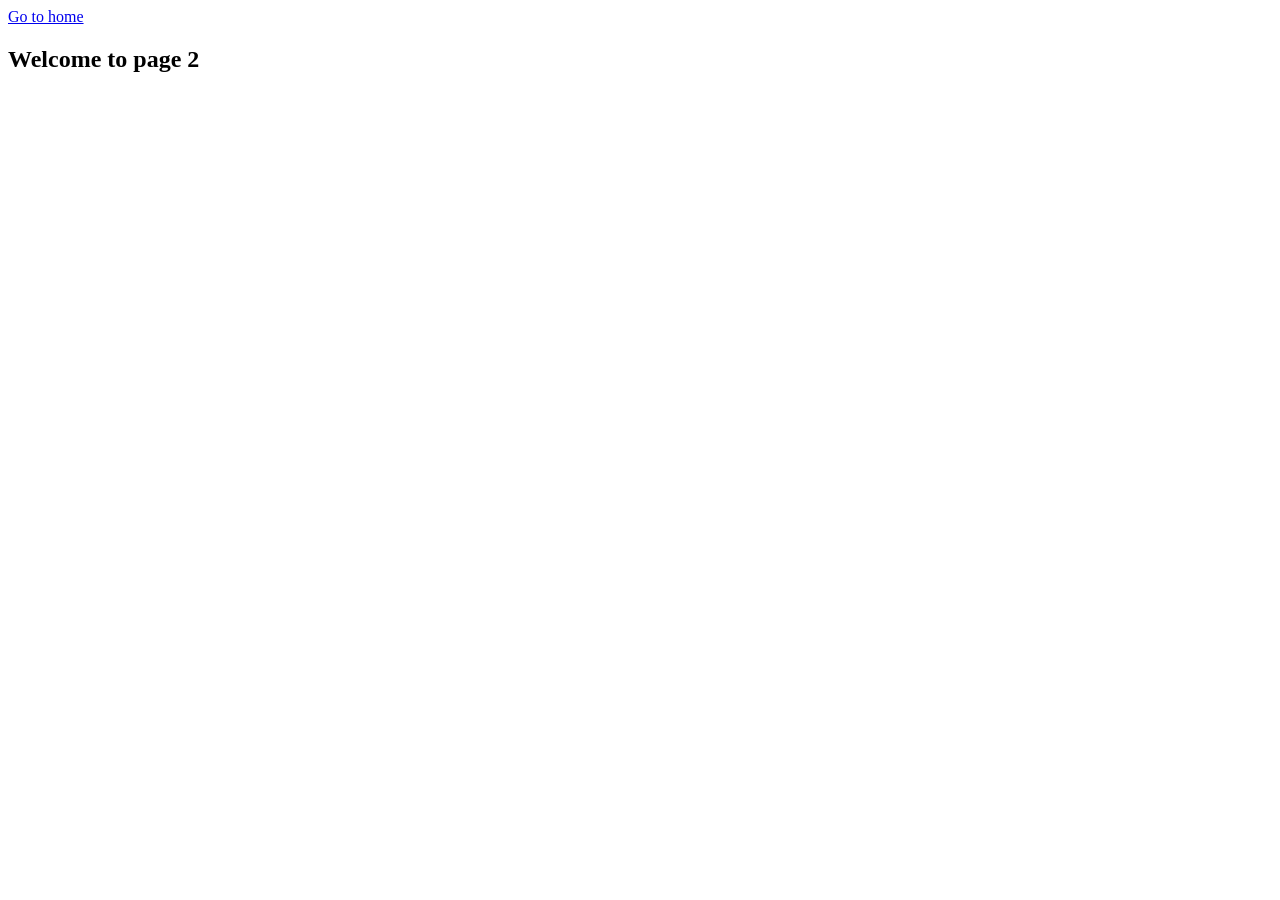
<file: page-2.html>
<!DOCTYPE html>
<html lang="en">
  <head>
    <meta charset="UTF-8" />
    <meta http-equiv="X-UA-Compatible" content="IE=edge" />
    <meta name="viewport" content="width=device-width, initial-scale=1.0" />
    <title>Page 2</title>
  </head>
  <body>
    <section>
      <a href="./index.html">Go to home</a>
      <h1>Welcome to page 2</h1>
    </section>
  </body>
</html>
</file>
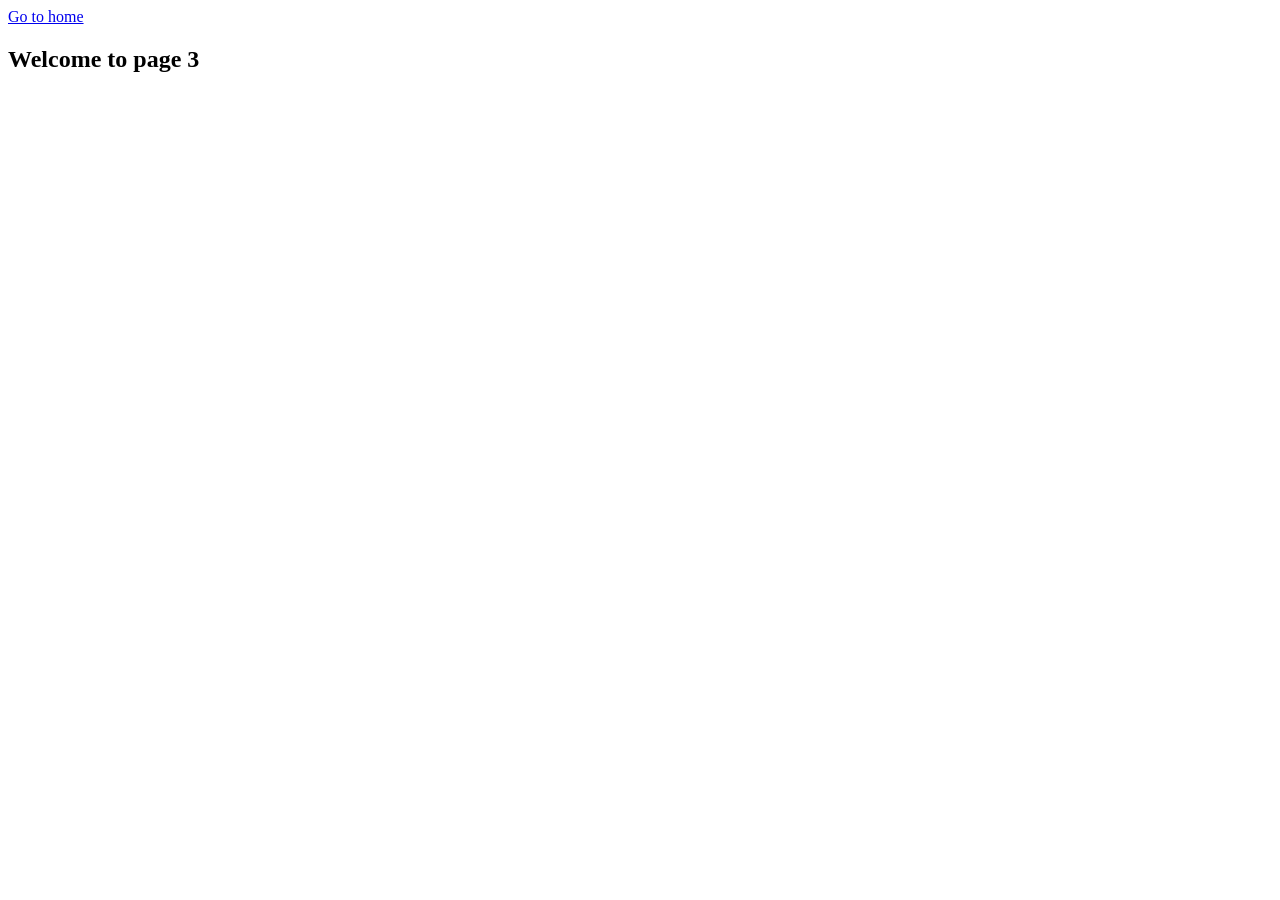
<file: page-3.html>
<!DOCTYPE html>
<html lang="en">
  <head>
    <meta charset="UTF-8" />
    <meta http-equiv="X-UA-Compatible" content="IE=edge" />
    <meta name="viewport" content="width=device-width, initial-scale=1.0" />
    <title>Page 3</title>
  </head>
  <body>
    <section>
      <a href="./index.html">Go to home</a>
      <h1>Welcome to page 3</h1>
    </section>
  </body>
</html>
</file>
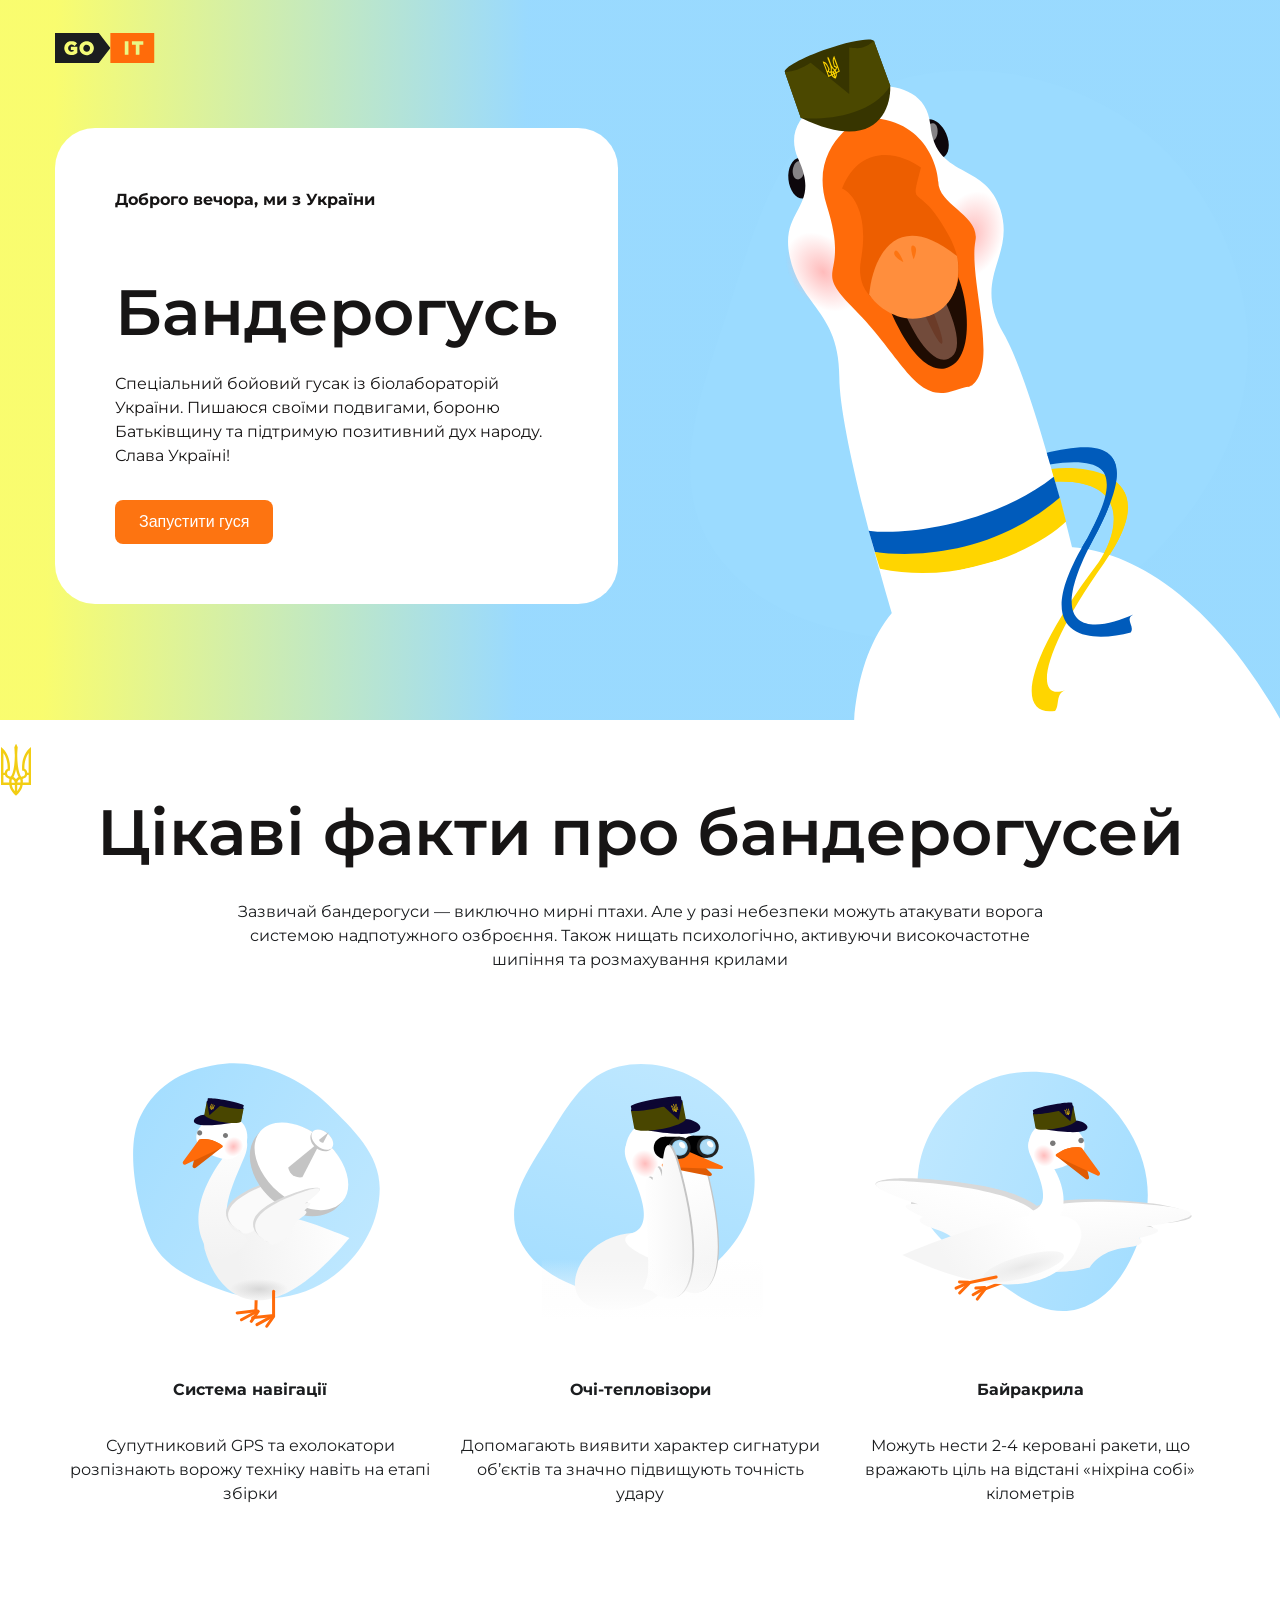
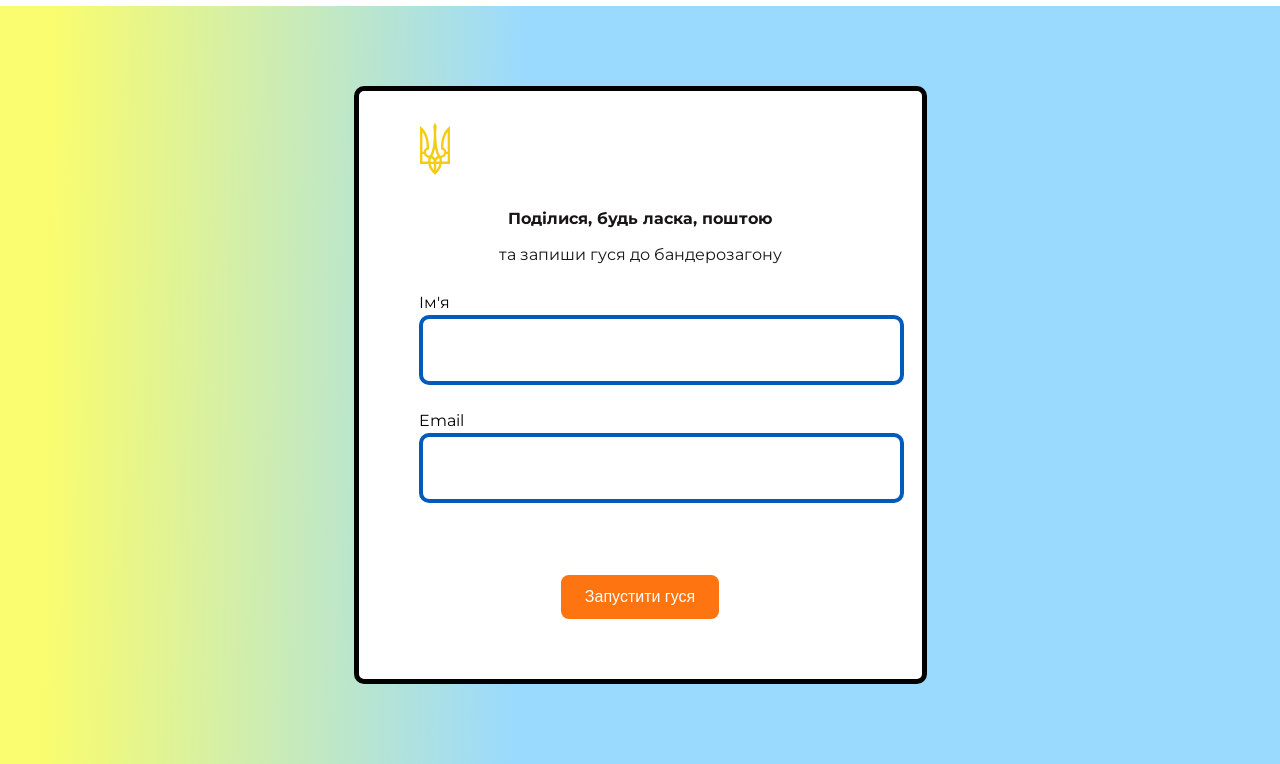
<file: src/goose.html>
<!DOCTYPE html>
<html lang="en">
<head>

    <link rel="preconnect" href="https://fonts.googleapis.com">
<link rel="preconnect" href="https://fonts.gstatic.com" crossorigin>
<link href="https://fonts.googleapis.com/css2?family=Montserrat:wght@400;600&display=swap" rel="stylesheet">

    <meta charset="UTF-8">
    <!-- <meta name="viewport" content="width=Доброго вечора, ми з України, initial-scale=1.0"> -->
      <meta name="viewport" content="width=device-width, initial-scale=1.0" />
    <title>goose</title>

    <link rel="preload" href="./img/gus-anim.gif" as="image">

    <link rel="stylesheet" href="css/styles.css">
</head>

<body>
<div class="main-page">
    <div class="wrapper">

        <div class="mp_left">

            <img src="img/logo.svg" alt="logo" class="logo">
            <div class="mp-contener">
                <p class="hello">Доброго вечора, ми з України</p>
                <h1 class="title">Бандерогусь</h1>
                <p class="mp_descrpt">Спеціальний бойовий гусак із біолабораторій України. Пишаюся своїми подвигами, бороню Батьківщину та підтримую позитивний дух народу. Слава Україні!</p>
                <button class="mp_btn" id="go-to-form-btn">Запустити гуся</button>
            </div>
        </div>
    
        <img src="img/gus.svg" alt="goos">
    </div>

</div>

<div class="goos2">
    <img src="img/trezub.svg" alt="herb">
    <p class="h2">Цікаві факти про бандерогусей</p>
    <p class="p2_dscr">Зазвичай бандерогуси — виключно мирні птахи. Але у разі небезпеки можуть атакувати ворога системою надпотужного озброєння. Також нищать психологічно, активуючи високочастотне шипіння та розмахування крилами</p>
        <div class="wrapper">
            <div class="fig1">
                <img src="img/gus1.svg" alt="goos fact 1">
                <h3 class="fig1_titl">Система навігації</h3>
                <p class="fig1_dscr">Супутниковий GPS та ехолокатори розпізнають ворожу техніку навіть на етапі збірки</p>
            </div>
            <div class="fig1">
                <img src="img/gus2.svg" alt="goos fact 2">
                <h3 class="fig1_titl">Очі-тепловізори</h3>
                <p class="fig1_dscr">Допомагають виявити характер сигнатури об’єктів та значно підвищують точність удару</p>
            </div>
            <div class="fig1">
                <img src="img/gus3.svg" alt="goos fact 3">
                <h3 class="fig1_titl">Байракрила</h3>
                <p class="fig1_dscr">Можуть нести 2-4 керовані ракети, що вражають ціль на відстані «ніхріна собі» кілометрів</p>
            </div>

        </div>
</div>
<div class="form_p">
    <form action='#' class='form' id='form' method='post'><input type='hidden' name='form-name' value='form' />
        <img src="img/trezub.svg" alt="herb">
        <h4 class="form_titl">Поділися, будь ласка, поштою</h4>
        <p class="f_dscr">та запиши гуся до бандерозагону</p>

        <div class="f-fld">
            <label class="f-lbl" for="username">Ім'я</label>
            <input type="text" class="f_inpt" id="user-name" name="Ім'я" required>
        </div>
        <div class="f-fld">
            <label class="f-lbl" for="useremale">Email </label>
            <input type="text" class="f_inpt" id="user-email" name="Email " required>
        </div>
        <button class="f_btn" id="launch-btn">Запустити гуся</button>
    </form>
    
</div>
<!-- <script src="js/form.js"></script> -->
<script src="js/form1.js"></script>
</body>
</html>
</file>
<file: src/css/styles.css>
/**
  |============================
  | include css partials with
  | default @import url()
  |============================
*/
@import url('./reset.css');
@import url('./vite-promo.css');
@import url('./header.css');

:root {
  font-family: Inter, Avenir, Helvetica, Arial, sans-serif;
  font-size: 16px;
  line-height: 24px;
  font-weight: 400;

  color: #000000;
  background-color: rgba(255, 255, 255, 0.87);

  font-synthesis: none;
  text-rendering: optimizeLegibility;
  -webkit-font-smoothing: antialiased;
  -moz-osx-font-smoothing: grayscale;
  -webkit-text-size-adjust: 100%;
}

html,body{
  margin: 0;
  height: 100%;
  font-family: 'Montserrat', sans-serif;
}
.wrapper{
  width: 1170px;
  margin: auto;
  display: flex;
  justify-content: space-around;
}

.main-page{
  background: linear-gradient(271deg, rgba(108, 201, 254, 0.69) 59.1%, rgba(246, 251, 40, 0.67) 95.67%);
}

.mp-contener{
  border-radius: 40px;
  background: #FFF;

  padding-top: 60px;
  padding-left: 60px;
  padding-right: 60px;
  padding-bottom: 60px;
  
  box-sizing: border-box;
}
.mp_btn{
 
  border-radius: 8px;
  background: var(--orange, #FD7411);
  border: none;
  color: #FFF;

  padding-top: 10px;
  padding-left: 24px;
  padding-right: 24px;
  padding-bottom: 10px;

  font-size: 16px;
  font-weight: 400;
  line-height: 24px; 

  cursor: pointer;
}
.logo{
  margin-top: 32px;
  margin-bottom: 64px;
  
}

.hello{
  color: var(--black, #171515);
  font-size: 16px;
  font-weight: 700;
  line-height: 24px; /* 150% */
  margin-top: 0px;
  margin-bottom: 64px;
}

.title{
  color: var(--black, #171515);
/* accent */
font-family: Montserrat;
font-size: 64px;
font-style: normal;
font-weight: 600;
line-height: 72px; 

margin-top: 0px;
margin-bottom: 24px;
}

.mp_descrpt{
color: var(--black, #171515);
font-size: 16px;
font-weight: 400;
line-height: 24px; 

margin-top: 0px;
margin-bottom: 32px;
}
.goos2{
  text-align: center;
  padding-top: 24px;
  padding-bottom: 100px;
}
.h2{
  
  color: var(--black, #171515);
  font-size: 64px;
  font-weight: 600;
  line-height: 72px; 
  margin-top: 0px;
  margin-bottom: 0px;
}

.p2_dscr{
  color: #1B1D1F;
  text-align: center;
  font-size: 16px;
  font-weight: 400;
  line-height: 24px; 
  width: 820px;
  margin: auto;
  margin-top: 32px;
  margin-bottom: 24px;

}
.fig1_titl{
  color: #1B1D1F;
text-align: center;
font-size: 16px;
font-weight: 700;
line-height: 24px; 
margin-top: 8px;
margin-bottom: 32px;
}

.fig1_dscr{

  color: #1B1D1F;
  text-align: center;
  font-size: 16px;
  font-weight: 400;
  line-height: 24px;
  margin: 0px;
  
}

.fig1{
  width: 374px;
}
.form_p{
  background: linear-gradient(271deg, rgba(108, 201, 254, 0.69) 59.1%, rgba(246, 251, 40, 0.67) 95.67%);
  padding-top: 80px;
  padding-bottom: 80px;
 
}
.form{
  border-radius: 10px;
  border: 5px solid #000;
  background: var(--white, #FFF);
  width: 573px;
  padding-top: 32px;
  padding-left: 60px;
  padding-right: 60px;
  padding-bottom: 60px;
  box-sizing: border-box;
  margin: auto;
  text-align: center;

}
.form_titl{
  color: var(--black, #171515);
  font-size: 16px;
  font-weight: 700;
  line-height: 24px; 
  margin-top: 32px;
  margin-bottom: 12px;
}
.f_dscr{
  color: var(--black, #171515);
  font-size: 16px;
  font-weight: 400;
  line-height: 24px;
  margin-bottom: 24px;
}
.f_inpt{
  border-radius: 10px;
  border: 4px solid var(--blu, #005BBB);
  background: var(--white, #FFF);
  width: 453px ;
  height: 60px;
  font-size: 16px;
  font-weight: 400;
  line-height: 24px;
  padding-left: 12px;
  padding-right: 12px;
}
.f-lbl{
  color: #000;
  font-size: 16px;
  font-weight: 400;
  line-height: 24px; 
  margin-bottom: 8px;
}
.f-fld{
  text-align: left;
  margin-bottom: 24px;
}
.f_btn{
  display: inline-flex;
  padding: 10px 24px;
  justify-content: center;
  align-items: center;
  gap: 12px;
  border-radius: 8px;
  background: #FD7411;
  color: #FFF;
  font-size: 16px;
  font-weight: 400;
  line-height: 24px; 
  border: none;
  cursor: pointer;
  margin-top: 48px;
}
.gus-anim {
  position: fixed;
  top: 0;
  bottom: 0;
  left: 0;
  margin-bottom: auto;
  margin-top: auto;
  width: 100%;
  z-index: 2;
  pointer-events: none;
}
</file>
